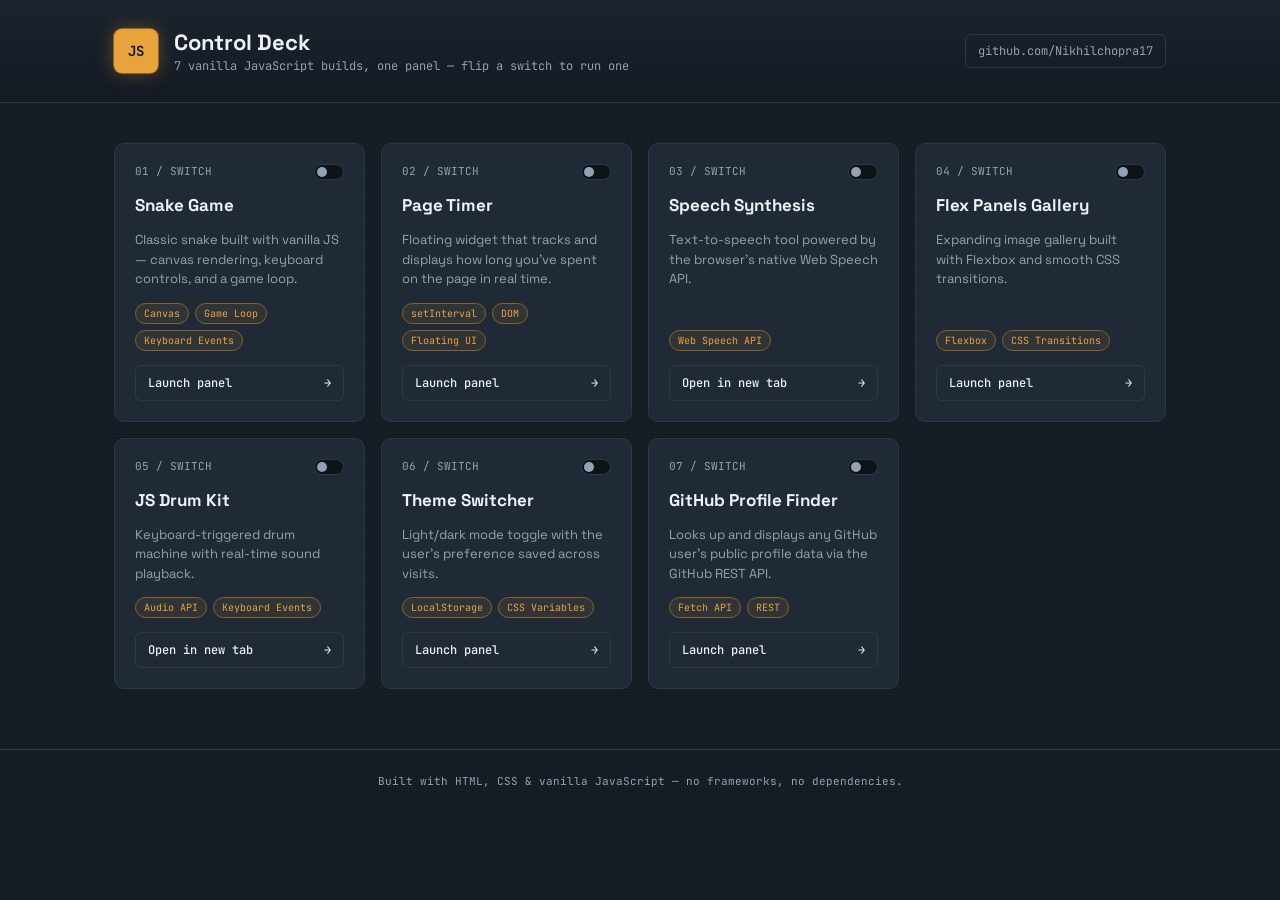
<file: index.html>
<!DOCTYPE html>
<html lang="en">
<head>
<meta charset="UTF-8">
<meta name="viewport" content="width=device-width, initial-scale=1.0">
<title>JS Control Deck — Nikhil Chopra</title>
<link rel="icon" href="favicon.png" type="image/png">
<link rel="preconnect" href="https://fonts.googleapis.com">
<link href="https://fonts.googleapis.com/css2?family=Space+Grotesk:wght@400;500;700&family=JetBrains+Mono:wght@400;500;700&display=swap" rel="stylesheet">
<link rel="stylesheet" href="style.css">
</head>
<body>

<div class="grain"></div>

<header class="deck-header">
  <div class="header-inner">
    <div class="brand">
      <span class="brand-mark">JS</span>
      <div class="brand-text">
        <h1>Control Deck</h1>
        <p>7 vanilla JavaScript builds, one panel — flip a switch to run one</p>
      </div>
    </div>
    <a class="github-link" href="https://github.com/Nikhilchopra17" target="_blank" rel="noopener">github.com/Nikhilchopra17</a>
  </div>
</header>

<main class="board" id="board">
  <!-- panels injected by script.js -->
</main>

<div class="viewer" id="viewer" aria-hidden="true">
  <div class="viewer-bar">
    <div class="viewer-label">
      <span class="viewer-led" id="viewerLed"></span>
      <span id="viewerTitle">—</span>
    </div>
    <div class="viewer-actions">
      <a id="viewerOpenTab" href="#" target="_blank" rel="noopener" class="viewer-btn">Open in tab ↗</a>
      <button id="viewerClose" class="viewer-btn viewer-close">Close ✕</button>
    </div>
  </div>
  <iframe id="viewerFrame" title="Project preview" loading="lazy"></iframe>
</div>

<footer class="deck-footer">
  <p>Built with HTML, CSS &amp; vanilla JavaScript — no frameworks, no dependencies.</p>
</footer>

<script src="script.js"></script>
</body>
</html>
</file>
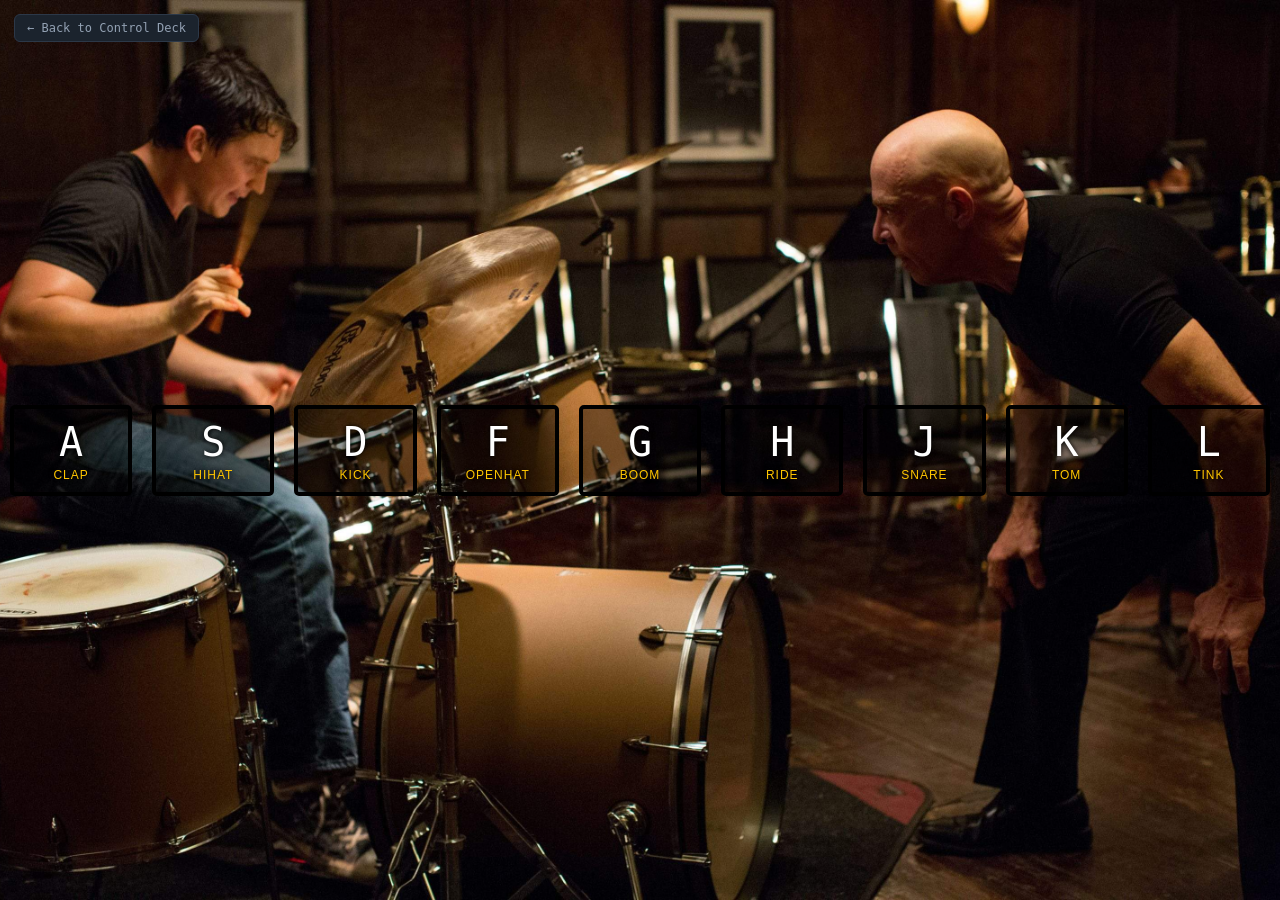
<file: projects/drum-kit/index.html>
<!DOCTYPE html>
<html lang="en">
<head>
  <meta charset="UTF-8">
  <meta name="viewport" content="width=device-width, initial-scale=1.0">
  <title>Drum Kit</title>
  <link rel="stylesheet" href="style.css">

</head>
<body>
  <a href="../../index.html" style="position:fixed; top:14px; left:14px; font-family:monospace; font-size:12px; color:#93a1b3; text-decoration:none; border:1px solid #2c3848; padding:6px 12px; border-radius:6px; background:#1b232d; z-index:999;">
  ← Back to Control Deck
</a>
  <div class="box">

    <div class="keys">
    <div data-key="65" class="key">
      <kbd>A</kbd>
      <span class="sound">clap</span>
    </div>
    <div data-key="83" class="key">
      <kbd>S</kbd>
      <span class="sound">hihat</span>
    </div>
    <div data-key="68" class="key">
      <kbd>D</kbd>
      <span class="sound">kick</span>
    </div>
    <div data-key="70" class="key">
      <kbd>F</kbd>
      <span class="sound">openhat</span>
    </div>
    <div data-key="71" class="key">
      <kbd>G</kbd>
      <span class="sound">boom</span>
    </div>
    <div data-key="72" class="key">
      <kbd>H</kbd>
      <span class="sound">ride</span>
    </div>
    <div data-key="74" class="key">
      <kbd>J</kbd>
      <span class="sound">snare</span>
    </div>
    <div data-key="75" class="key">
      <kbd>K</kbd>
      <span class="sound">tom</span>
    </div>
    <div data-key="76" class="key">
      <kbd>L</kbd>
      <span class="sound">tink</span>
    </div>
  </div>

  <audio data-key="65" src="sounds/clap.wav"></audio>
  <audio data-key="83" src="sounds/hihat.wav"></audio>
  <audio data-key="68" src="sounds/kick.wav"></audio>
  <audio data-key="70" src="sounds/openhat.wav"></audio>
  <audio data-key="71" src="sounds/boom.wav"></audio>
  <audio data-key="72" src="sounds/ride.wav"></audio>
  <audio data-key="74" src="sounds/snare.wav"></audio>
  <audio data-key="75" src="sounds/tom.wav"></audio>
  <audio data-key="76" src="sounds/tink.wav"></audio>
  </div>
  <script src="script.js"></script>
</body>
</html>
</file>
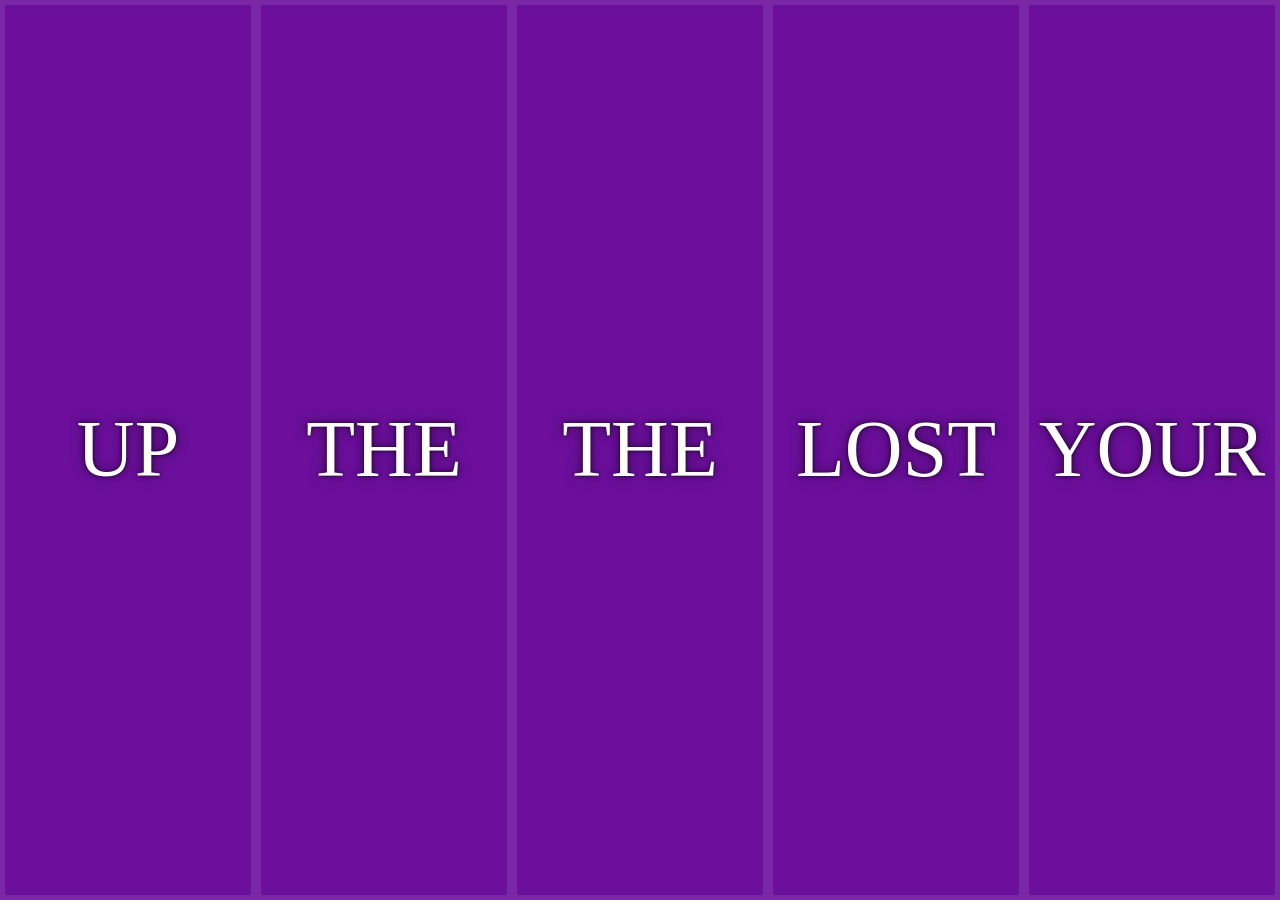
<file: projects/flex-gallery/index.html>
<!DOCTYPE html>
<html lang="en">
<head>
<meta charset="UTF-8">
<meta name="viewport" content="width=device-width, initial-scale=1.0">
<title>Flex Gallery</title>
<link rel="stylesheet" href="style.css">
</head>
<body>
  <div class="box">
    <div class="panels">
    <div class="panel panel1">
      <p>Wake</p>
      <p>Up</p>
      <p>Early</p>
    </div>
    <div class="panel panel2">
      <p>Climb</p>
      <p>The</p>
      <p>Mountain</p>
    </div>
    <div class="panel panel3">
      <p>Chase</p>
      <p>The</p>
      <p>Horizon</p>
    </div>
    <div class="panel panel4">
      <p>Get</p>
      <p>Lost</p>
      <p>Sometimes</p>
    </div>
    <div class="panel panel5">
      <p>Find</p>
      <p>Your</p>
      <p>Way Back</p>
    </div>
  </div>
  </div>
  <script src="script.js"></script>
</body>
</html>
</file>
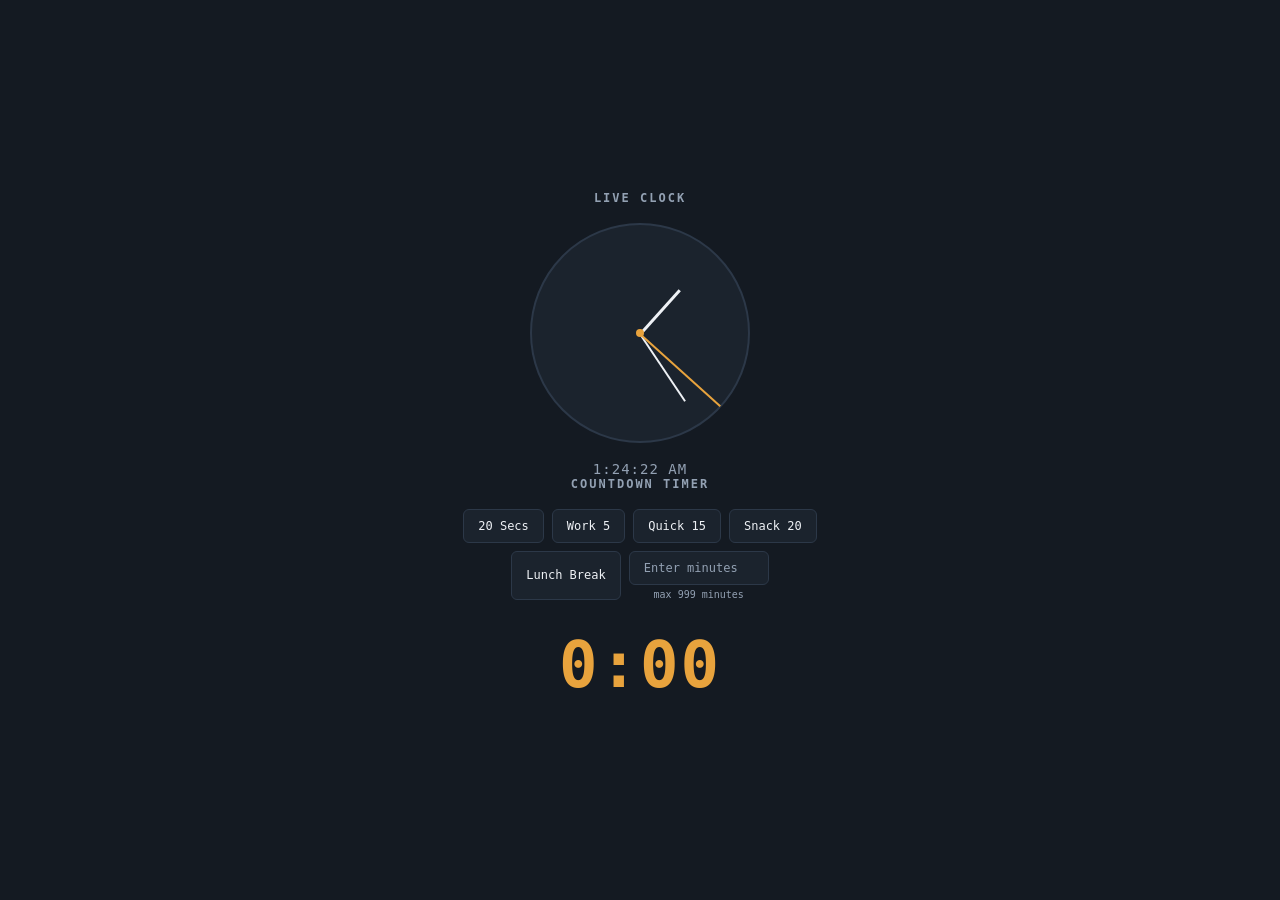
<file: projects/page-timer/index.html>
<!DOCTYPE html>
<html lang="en">
<head>
<meta charset="UTF-8">
<meta name="viewport" content="width=device-width, initial-scale=1.0">
<title>Page Timer</title>
<link rel="stylesheet" href="style.css">

</head>
<body>
  <div class="box">
<div class="clock-wrap">
  <h2 class="section-title">Live Clock</h2>
  <div class="clock">
    <div class="clock-face">
      <div class="hand hour-hand"></div>
      <div class="hand min-hand"></div>
      <div class="hand second-hand"></div>
    </div>
  </div>
  <div class="digital-time" id="digitalTime"></div>
</div>

<div class="timer-wrap">
  <h2 class="section-title">Countdown Timer</h2>
  <div class="timer__controls">
    <button data-time="20" class="timer__button">20 Secs</button>
    <button data-time="300" class="timer__button">Work 5</button>
    <button data-time="900" class="timer__button">Quick 15</button>
    <button data-time="1200" class="timer__button">Snack 20</button>
    <button data-time="3600" class="timer__button">Lunch Break</button>
    <form name="customForm" id="custom">
      <input type="number" name="minutes" placeholder="Enter minutes" min="1" max="999" step="1">
      <span class="hint">max 999 minutes</span>
    </form>
  </div>
  <div class="display">
    <h1 class="display__time-left">0:00</h1>
    <p class="display__end-time"></p>
  </div>
</div>

<div class="modal-overlay" id="modalOverlay">
  <div class="modal-box">
    <h3>Time's Up</h3>
    <p>Your countdown has finished.</p>
    <button id="modalClose">Dismiss</button>
  </div>
</div>
  </div>
</body>
<script src="script.js"></script>
</html>
</file>
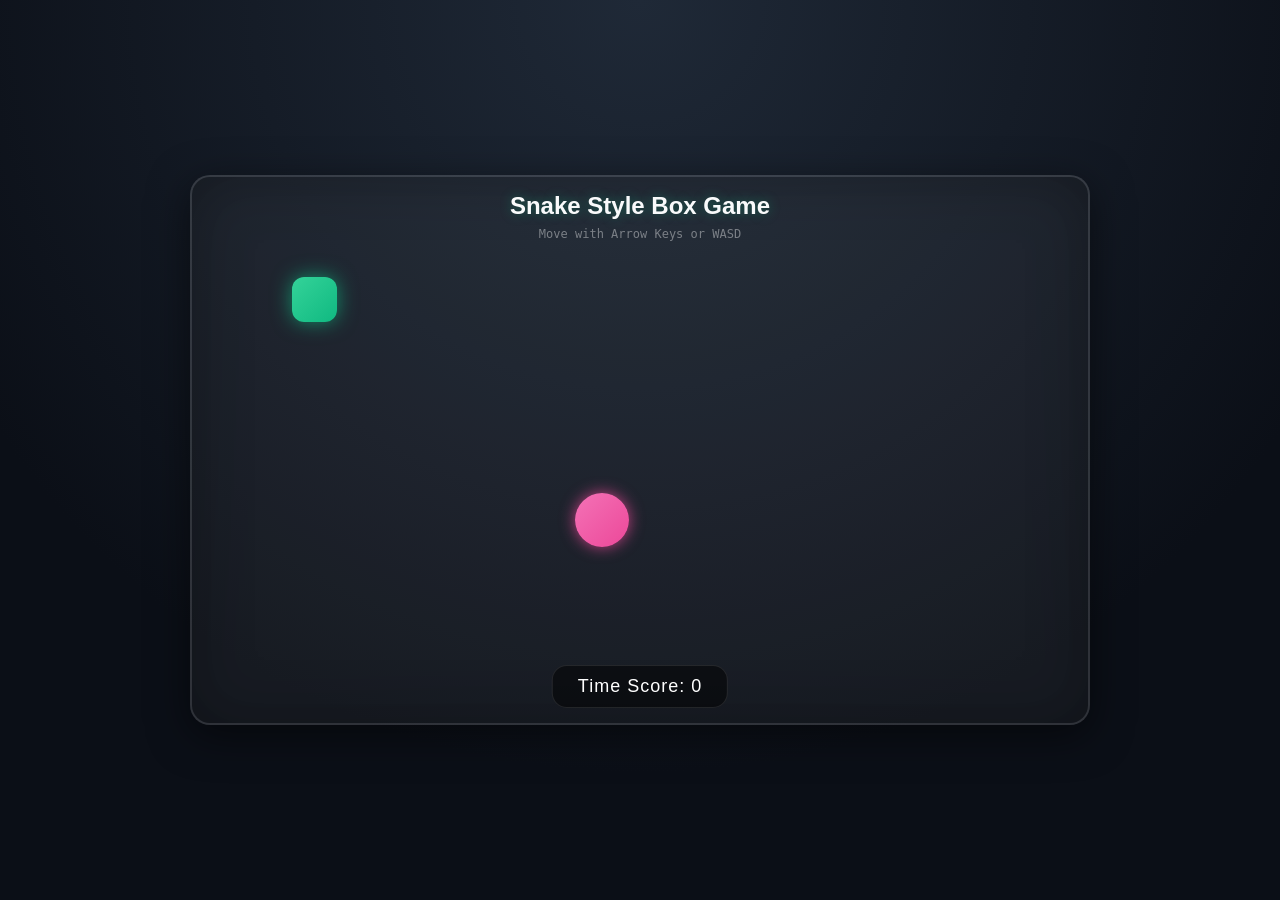
<file: projects/snake-game/index.html>
<!DOCTYPE html>
<html lang="en">
<head>
<meta charset="UTF-8">
<meta name="viewport" content="width=device-width, initial-scale=1.0">
<title>Snake Game</title>
<link rel="stylesheet" href="style.css">
</head>
<body>
  <div class="box">

    <div id="gameArea">

      <div id="title">Snake Style Box Game</div>
      <div id="hint">Move with Arrow Keys or WASD</div>

     <div id="player"></div>

     <div id="scoreBoard">Time Score: <span id="score">0</span></div>

      <div id="gameOver">
       <h1>GAME OVER</h1>
       <p>Your Score: <span id="finalScore"></span></p>
       <button id="restartBtn">Play Again</button>
      </div>
    </div>

  </div>
<script src="script.js"></script>
</body>
</html>
</file>
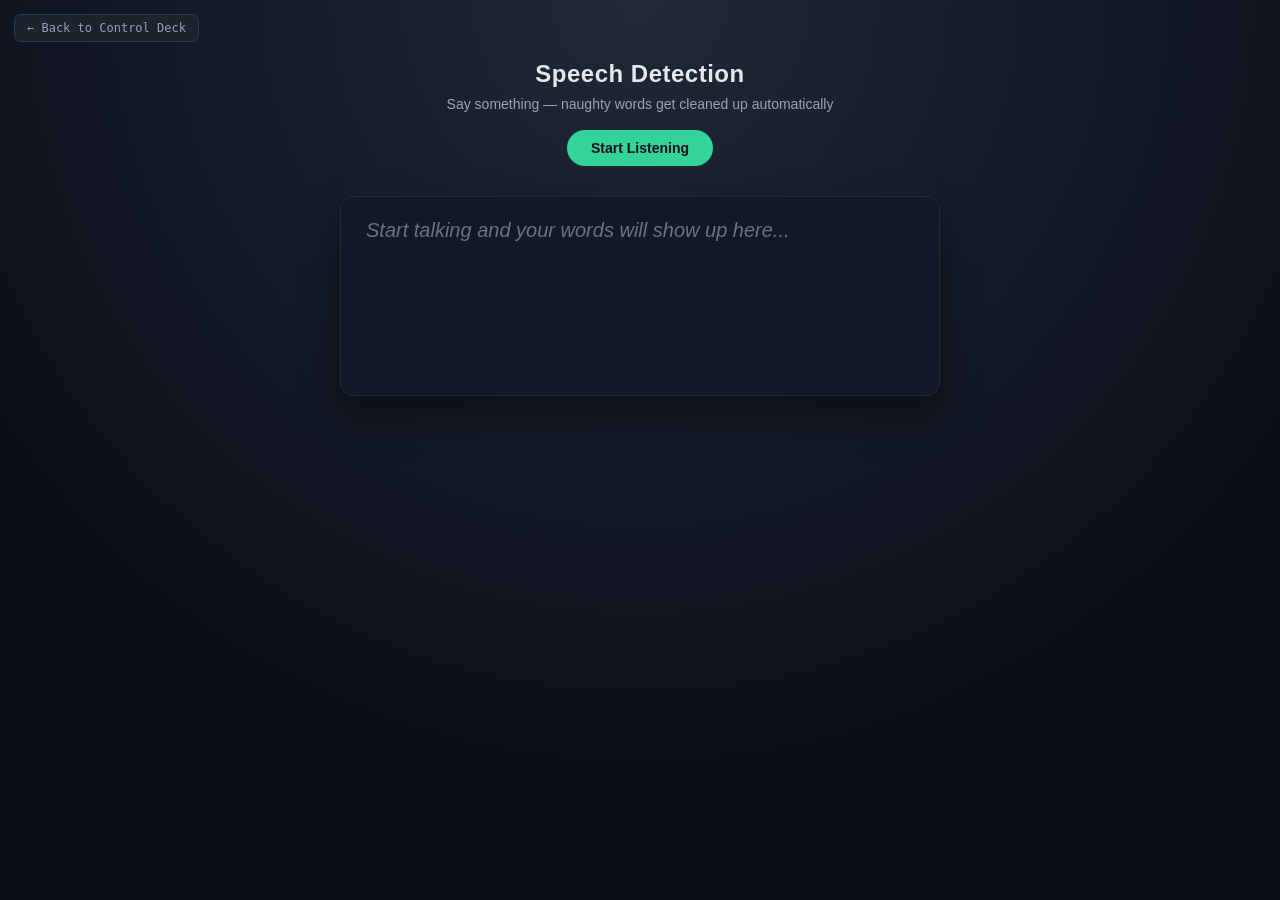
<file: projects/speech-synthesis/index.html>
<!DOCTYPE html>
<html lang="en">
<head>
  <meta charset="UTF-8">
  <meta name="viewport" content="width=device-width, initial-scale=1.0">
  <title>Speech Detection</title>
  <link rel="stylesheet" href="style.css">

</head>
<body>
<a href="../../index.html" style="position:fixed; top:14px; left:14px; font-family:monospace; font-size:12px; color:#93a1b3; text-decoration:none; border:1px solid #2c3848; padding:6px 12px; border-radius:6px; background:#1b232d; z-index:999;">
  ← Back to Control Deck
</a>
  <header>
    <h1>Speech Detection</h1>
    <p>Say something — naughty words get cleaned up automatically</p>
    <button id="toggleBtn">Start Listening</button>
  </header>

  <div class="words" contenteditable></div>

<script src="script.js"></script>
</body>
</html>
</file>
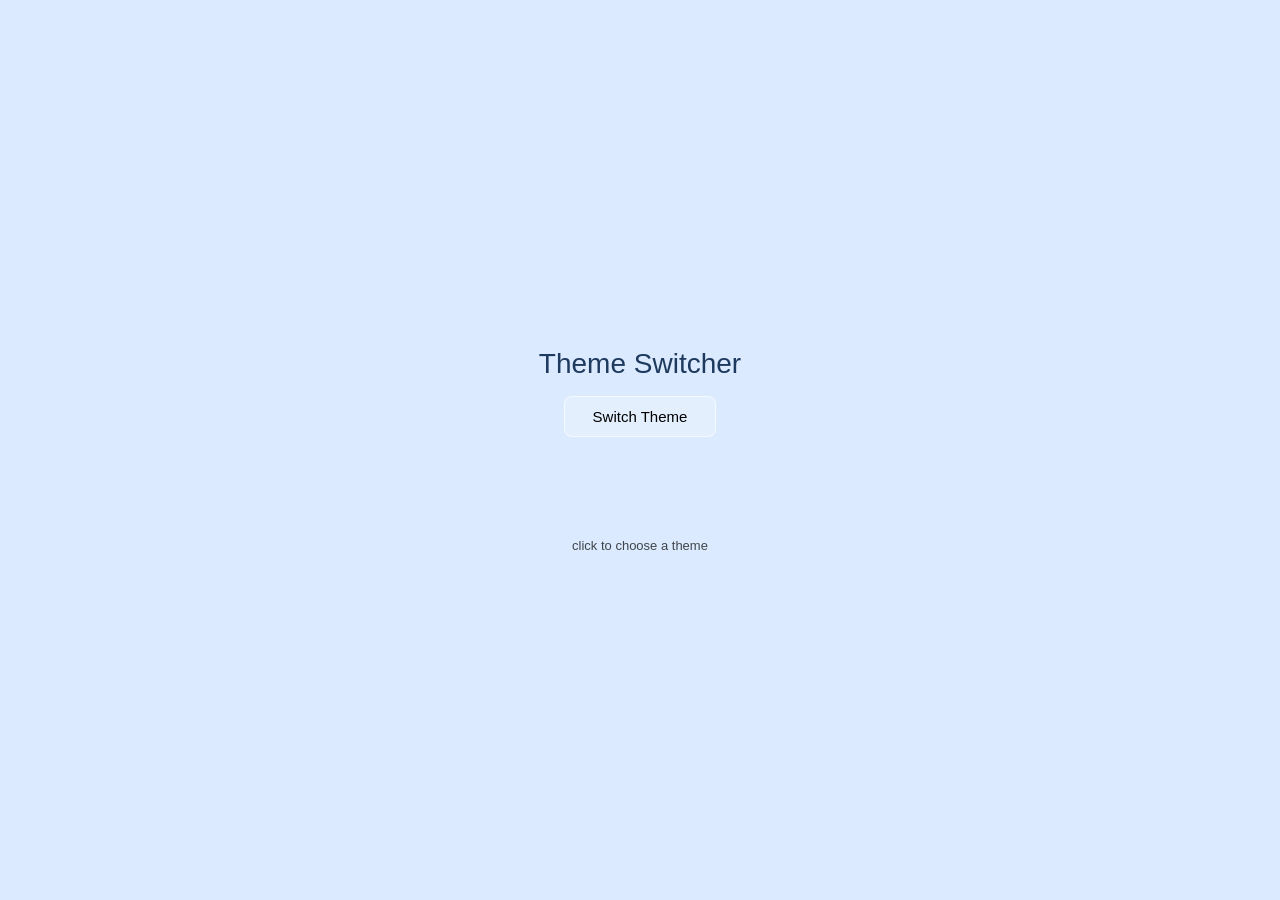
<file: projects/theme-switcher/index.html>
<!DOCTYPE html>
<html lang="en">
<head>
<meta charset="UTF-8">
<meta name="viewport" content="width=device-width, initial-scale=1.0">
<title>Theme Switcher</title>
<link rel="stylesheet" href="style.css">

</head>
<body>
  <div class="box">
    <div class="scene" id="scene">
  <div id="sky-dark" class="layer"></div>
  <div id="sky-warm" class="layer"></div>
  <div id="sky-nature" class="layer"></div>

  <div id="moon"></div>
  <div id="sun"></div>
  <div id="flowers-layer">
    <div class="flower-row" style="bottom:0px; opacity:0.3; font-size:22px;">
      <span class="flower">🌸</span><span class="flower">🌼</span><span class="flower">🌷</span>
      <span class="flower">🌻</span><span class="flower">🌺</span><span class="flower">🌸</span>
      <span class="flower">🌼</span><span class="flower">🌷</span>
    </div>
    <div class="flower-row" style="bottom:15px; opacity:0.22; font-size:18px;">
      <span class="flower">🌼</span><span class="flower">🌷</span><span class="flower">🌸</span>
      <span class="flower">🌺</span><span class="flower">🌻</span><span class="flower">🌼</span>
      <span class="flower">🌸</span>
    </div>
    <div class="flower-row" style="bottom:30px; opacity:0.15; font-size:15px;">
      <span class="flower">🌷</span><span class="flower">🌸</span><span class="flower">🌼</span>
      <span class="flower">🌺</span><span class="flower">🌻</span>
    </div>
  </div>
  <div id="grasses"></div>
  <div class="cloud" id="cloud1"></div>
  <div class="cloud" id="cloud2"></div>

  <div class="ui">
    <h1 id="title">Theme Switcher</h1>
    <button id="mainBtn" onclick="toggleOpts()">Switch Theme</button>
    <div class="opts" id="opts">
      <button class="tbtn" style="background:#1a2e4a;color:#c5d8f0;" onclick="applyTheme('dark')">
        <span style="font-size:20px;">🌙</span> Dark
      </button>
      <button class="tbtn" style="background:#ffe082;color:#7a5000;" onclick="applyTheme('warm')">
        <span style="font-size:20px;">☀️</span> Warm
      </button>
      <button class="tbtn" style="background:#a5d6a7;color:#1b4a1e;" onclick="applyTheme('nature')">
        <span style="font-size:20px;">🌿</span> Nature
      </button>
    </div>
    <p id="label">click to choose a theme</p>
  </div>
</div>
  </div>
</body>
<script src="script.js"></script>
</html>
</file>
<file: style.css>
:root{
  --bg: #141a22;
  --bg-raised: #1b232d;
  --panel: #202a36;
  --panel-edge: #2c3848;
  --amber: #e8a33d;
  --amber-dim: #8a6326;
  --green-led: #6fcf97;
  --ink: #eef1f5;
  --ink-dim: #93a1b3;
  --mono: 'JetBrains Mono', monospace;
  --display: 'Space Grotesk', sans-serif;
}

*{box-sizing:border-box; margin:0; padding:0;}

body{
  background: var(--bg);
  color: var(--ink);
  font-family: var(--display);
  min-height:100vh;
  position:relative;
  overflow-x:hidden;
}

.grain{
  position:fixed; inset:0; pointer-events:none; z-index:0;
  background-image: radial-gradient(circle at 1px 1px, rgba(255,255,255,0.025) 1px, transparent 0);
  background-size: 3px 3px;
}

/* ---------- Header ---------- */
.deck-header{
  border-bottom: 1px solid var(--panel-edge);
  background: linear-gradient(180deg, var(--bg-raised), var(--bg));
  position: relative; z-index: 1;
}
.header-inner{
  max-width: 1100px; margin: 0 auto;
  padding: 28px 24px;
  display:flex; align-items:center; justify-content:space-between;
  flex-wrap: wrap; gap: 16px;
}
.brand{ display:flex; align-items:center; gap:16px; }
.brand-mark{
  font-family: var(--mono); font-weight:700; font-size: 14px;
  color: var(--bg);
  background: var(--amber);
  width:44px; height:44px;
  display:flex; align-items:center; justify-content:center;
  border-radius:8px;
  box-shadow: 0 0 0 1px var(--amber-dim), 0 0 18px rgba(232,163,61,0.35);
}
.brand-text h1{
  font-size: 22px; font-weight:700; letter-spacing: -0.01em;
}
.brand-text p{
  font-family: var(--mono); font-size: 12px; color: var(--ink-dim); margin-top:2px;
}
.github-link{
  font-family: var(--mono); font-size: 12px; color: var(--ink-dim);
  text-decoration:none; border:1px solid var(--panel-edge);
  padding: 8px 12px; border-radius: 6px;
  transition: border-color .15s, color .15s;
}
.github-link:hover{ color: var(--amber); border-color: var(--amber-dim); }

/* ---------- Board / Panels ---------- */
.board{
  max-width: 1100px; margin: 0 auto;
  padding: 40px 24px 60px;
  display:grid;
  grid-template-columns: repeat(auto-fill, minmax(240px, 1fr));
  gap: 16px;
  position: relative; z-index:1;
}

.panel{
  background: var(--panel);
  border: 1px solid var(--panel-edge);
  border-radius: 10px;
  padding: 20px;
  display:flex; flex-direction:column; gap: 14px;
  position: relative;
  cursor:pointer;
  transition: transform .15s ease, border-color .15s ease, box-shadow .15s ease;
}
.panel:hover{
  transform: translateY(-2px);
  border-color: var(--amber-dim);
  box-shadow: 0 8px 24px rgba(0,0,0,0.35);
}
.panel:focus-visible{
  outline: 2px solid var(--amber);
  outline-offset: 2px;
}

.panel-top{
  display:flex; align-items:flex-start; justify-content:space-between;
}
.panel-index{
  font-family: var(--mono); font-size: 11px; color: var(--ink-dim);
}
.switch{
  width: 30px; height: 16px;
  background: #0e1318;
  border-radius: 999px;
  border: 1px solid var(--panel-edge);
  position: relative;
  flex-shrink:0;
}
.switch::after{
  content:'';
  position:absolute; top:2px; left:2px;
  width:10px; height:10px; border-radius:50%;
  background: var(--ink-dim);
  transition: transform .2s ease, background .2s ease;
}
.panel.active .switch::after{
  background: var(--green-led);
  transform: translateX(14px);
  box-shadow: 0 0 8px rgba(111,207,151,0.7);
}

.panel-title{
  font-size: 17px; font-weight: 700;
}
.panel-desc{
  font-size: 13px; color: var(--ink-dim); line-height:1.5; flex-grow:1;
}
.panel-tags{
  display:flex; flex-wrap:wrap; gap:6px;
}
.tag{
  font-family: var(--mono); font-size: 10px; color: var(--amber);
  background: rgba(232,163,61,0.08);
  border: 1px solid var(--amber-dim);
  padding: 3px 8px; border-radius: 999px;
}
.panel-launch{
  font-family: var(--mono); font-size: 12px; font-weight:500;
  color: var(--ink); background: transparent;
  border: 1px solid var(--panel-edge);
  border-radius: 6px; padding: 9px 12px;
  text-align:left;
  display:flex; align-items:center; justify-content:space-between;
  transition: border-color .15s, color .15s, background .15s;
}
.panel:hover .panel-launch{
  border-color: var(--amber);
  color: var(--amber);
}

/* ---------- Viewer (modal) ---------- */
.viewer{
  position: fixed; inset: 0;
  background: rgba(10,13,17,0.88);
  backdrop-filter: blur(2px);
  display:flex; flex-direction:column;
  z-index: 50;
  opacity:0; pointer-events:none;
  transition: opacity .18s ease;
}
.viewer.open{ opacity:1; pointer-events:auto; }

.viewer-bar{
  display:flex; align-items:center; justify-content:space-between;
  padding: 14px 20px;
  background: var(--bg-raised);
  border-bottom: 1px solid var(--panel-edge);
}
.viewer-label{
  display:flex; align-items:center; gap:10px;
  font-family: var(--mono); font-size: 13px; color: var(--ink);
}
.viewer-led{
  width:8px; height:8px; border-radius:50%;
  background: var(--green-led);
  box-shadow: 0 0 8px rgba(111,207,151,0.8);
}
.viewer-actions{ display:flex; gap:10px; }
.viewer-btn{
  font-family: var(--mono); font-size: 12px;
  color: var(--ink-dim); background: transparent;
  border: 1px solid var(--panel-edge);
  border-radius: 6px; padding: 7px 12px;
  cursor:pointer; text-decoration:none;
  transition: color .15s, border-color .15s;
}
.viewer-btn:hover{ color: var(--amber); border-color: var(--amber-dim); }
.viewer-close:hover{ color: #e8694a; border-color: #6b3528; }

#viewerFrame{
  flex-grow:1; width:100%; border:0; background: #fff;
}

/* ---------- Footer ---------- */
.deck-footer{
  border-top: 1px solid var(--panel-edge);
  padding: 24px;
  text-align:center;
}
.deck-footer p{
  font-family: var(--mono); font-size: 11px; color: var(--ink-dim);
}

/* ---------- Reduced motion ---------- */
@media (prefers-reduced-motion: reduce){
  .panel, .switch::after, .viewer{ transition: none; }
}

/* ---------- Mobile ---------- */
@media (max-width: 480px){
  .header-inner{ padding: 22px 18px; }
  .board{ padding: 28px 18px 48px; grid-template-columns: 1fr; }
  .viewer-bar{ padding: 12px 14px; }
  .viewer-label span#viewerTitle{ max-width: 140px; overflow:hidden; text-overflow:ellipsis; white-space:nowrap; }
}
</file>
<file: projects/drum-kit/style.css>
html {
  font-size: 10px;
  background: url('./background.jpg') bottom center;
  background-size: cover;
}

body,html {
  margin: 0;
  padding: 0;
  font-family: sans-serif;
}

.keys {
  display: flex;
  min-height: 100vh;
  align-items: center;
  justify-content: center;
}

.key {
  flex: 1;
  border: .4rem solid black;
  border-radius: .5rem;
  margin: 1rem;
  font-size: 1.5rem;
  padding: 1rem .5rem;
  transition: all .07s ease;
  width: 10rem;
  text-align: center;
  color: white;
  background: rgba(0,0,0,0.4);
  text-shadow: 0 0 .5rem black;
}

.playing {
  transform: scale(1.1);
  border-color: #ffc600;
  box-shadow: 0 0 1rem #ffc600;
}

kbd {
  display: block;
  font-size: 4rem;
}

.sound {
  font-size: 1.2rem;
  text-transform: uppercase;
  letter-spacing: .1rem;
  color: #ffc600;
}
</file>
<file: projects/flex-gallery/style.css>
html {
      box-sizing: border-box;
      background: #ffc600;
      font-family: 'helvetica neue';
      font-size: 20px;
      font-weight: 200;
    }

    body {
      margin: 0;
    }

    *, *:before, *:after {
      box-sizing: inherit;
    }

    .panels {
      min-height: 100vh;
      overflow: hidden;
      display: flex;
    }

    .panel {
      background: #6B0F9C;
      box-shadow: inset 0 0 0 5px rgba(255,255,255,0.1);
      color: white;
      text-align: center;
      align-items: center;
      transition:
        font-size 0.7s cubic-bezier(0.61,-0.19, 0.7,-0.11),
        flex 0.7s cubic-bezier(0.61,-0.19, 0.7,-0.11),
        background 0.2s;
      font-size: 20px;
      background-size: cover;
      background-position: center;
      flex: 1;
      justify-content: center;
      display: flex;
      flex-direction: column;
    }

    .panel1 { background-image: url(https://picsum.photos/seed/sunrise/1200/1200); }
    .panel2 { background-image: url(https://picsum.photos/seed/mountain/1200/1200); }
    .panel3 { background-image: url(https://picsum.photos/seed/horizon/1200/1200); }
    .panel4 { background-image: url(https://picsum.photos/seed/forest/1200/1200); }
    .panel5 { background-image: url(https://picsum.photos/seed/trail/1200/1200); }

    /* the text inside each panel */
    .panel > * {
      margin: 0;
      width: 100%;
      transition: transform 0.5s;
      flex: 1 0 auto;
      display: flex;
      justify-content: center;
      align-items: center;
    }

    .panel > *:first-child { transform: translateY(-100%); }
    .panel.open-active > *:first-child { transform: translateY(0); }
    .panel > *:last-child { transform: translateY(100%); }
    .panel.open-active > *:last-child { transform: translateY(0); }

    .panel p {
      text-transform: uppercase;
      font-family: 'Amatic SC', cursive;
      text-shadow: 0 0 4px rgba(0, 0, 0, 0.72), 0 0 14px rgba(0, 0, 0, 0.45);
      font-size: 2em;
    }

    .panel p:nth-child(2) {
      font-size: 4em;
    }

    .panel.open {
      flex: 5;
      font-size: 40px;
    }

    @media only screen and (max-width: 600px) {
      .panel p {
        font-size: 1em;
      }
    }
</file>
<file: projects/page-timer/style.css>
:root{
    --bg: #141a22;
    --panel: #1b232d;
    --edge: #2c3848;
    --amber: #e8a33d;
    --ink: #eef1f5;
    --ink-dim: #93a1b3;
  }

  *{ box-sizing:border-box; margin:0; padding:0; }

  body{
    background: var(--bg);
    color: var(--ink);
    font-family: 'JetBrains Mono', monospace;
    min-height: 100vh;
    display: flex;
    flex-direction: column;
    align-items: center;
    justify-content: center;
    gap: 48px;
    padding: 40px 20px;
  }

  .back-link {
    position: fixed;
    top: 14px;
    left: 14px;
    font-size: 12px;
    color: var(--ink-dim);
    text-decoration: none;
    border: 1px solid var(--edge);
    padding: 6px 12px;
    border-radius: 6px;
    background: var(--panel);
    transition: color .15s, border-color .15s;
  }
  .back-link:hover{ color: var(--amber); border-color: var(--amber); }

  h2.section-title{
    font-size: 12px;
    letter-spacing: 2px;
    text-transform: uppercase;
    color: var(--ink-dim);
    margin-bottom: 18px;
    text-align: center;
  }

  /* ---------- Clock ---------- */
  .clock-wrap{ display:flex; flex-direction:column; align-items:center; }

  .clock {
    width: 220px;
    height: 220px;
    border: 2px solid var(--edge);
    border-radius: 50%;
    position: relative;
    background: var(--panel);
  }

  .clock::before{
    content:'';
    position:absolute; top:50%; left:50%;
    width:8px; height:8px; border-radius:50%;
    background: var(--amber);
    transform: translate(-50%,-50%);
    z-index: 5;
  }

  .clock-face{
    position: relative;
    width: 100%;
    height: 100%;
  }

  .hand{
    width: 50%;
    height: 2px;
    background: var(--ink);
    position: absolute;
    top: 50%;
    transform-origin: 100%;
    transform: rotate(90deg);
    transition: transform 0.05s cubic-bezier(0.1, 2.7, 0.58, 1);
  }

  .hour-hand{ height: 3px; background: var(--ink); transform: rotate(90deg) scaleX(0.55); }
  .min-hand{ height: 2px; transform: rotate(90deg) scaleX(0.75); }
  .second-hand{ background: var(--amber); }

  .digital-time{
    margin-top: 18px;
    font-size: 14px;
    color: var(--ink-dim);
    letter-spacing: 1px;
  }

  /* ---------- Countdown Timer ---------- */
  .timer-wrap{
    display:flex; flex-direction:column; align-items:center;
    width: 100%; max-width: 420px;
  }

  .timer__controls{
    display:flex; flex-wrap:wrap; gap: 8px;
    justify-content:center;
    margin-bottom: 28px;
  }

  .timer__button{
    font-family: inherit;
    font-size: 12px;
    color: var(--ink);
    background: var(--panel);
    border: 1px solid var(--edge);
    padding: 9px 14px;
    border-radius: 6px;
    cursor: pointer;
    transition: border-color .15s, color .15s;
  }
  .timer__button:hover{ border-color: var(--amber); color: var(--amber); }

  #custom{ display:flex; flex-direction: column; align-items: center; gap: 4px; }
  #custom input{
    font-family: inherit;
    font-size: 12px;
    color: var(--ink);
    background: var(--panel);
    border: 1px solid var(--edge);
    padding: 9px 14px;
    border-radius: 6px;
    width: 140px;
    outline: none;
  }
  #custom input::placeholder{ color: var(--ink-dim); }
  #custom input:focus{ border-color: var(--amber); }
  #custom .hint{
    font-size: 10px;
    color: var(--ink-dim);
  }

  .display{ text-align:center; }
  .display__time-left{
    font-size: 64px;
    font-weight: 700;
    color: var(--amber);
    letter-spacing: 2px;
  }
  .display__end-time{
    font-size: 12px;
    color: var(--ink-dim);
    margin-top: 8px;
  }

  /* ---------- Completion Modal ---------- */
  .modal-overlay{
    position: fixed;
    inset: 0;
    background: rgba(10, 13, 18, 0.75);
    display: none;
    align-items: center;
    justify-content: center;
    z-index: 100;
    animation: fadeIn .2s ease;
  }
  .modal-overlay.active{ display: flex; }

  @keyframes fadeIn{ from{ opacity:0; } to{ opacity:1; } }

  .modal-box{
    background: var(--panel);
    border: 1px solid var(--amber);
    border-radius: 10px;
    padding: 36px 40px;
    text-align: center;
    max-width: 320px;
    box-shadow: 0 0 40px rgba(232, 163, 61, 0.25);
    animation: popIn .25s cubic-bezier(0.34, 1.56, 0.64, 1);
  }

  @keyframes popIn{
    from{ transform: scale(0.85); opacity: 0; }
    to{ transform: scale(1); opacity: 1; }
  }

  .modal-box h3{
    font-size: 18px;
    letter-spacing: 1px;
    color: var(--amber);
    margin-bottom: 10px;
  }

  .modal-box p{
    font-size: 12px;
    color: var(--ink-dim);
    margin-bottom: 22px;
  }

  .modal-box button{
    font-family: inherit;
    font-size: 12px;
    color: var(--bg);
    background: var(--amber);
    border: none;
    padding: 10px 22px;
    border-radius: 6px;
    cursor: pointer;
  }
</file>
<file: projects/snake-game/style.css>
* { margin: 0; padding: 0; box-sizing: border-box; }

  body {
    height: 100vh;
    overflow: hidden;
    font-family: 'Segoe UI', Arial, sans-serif;
    background: radial-gradient(circle at top, #1f2937, #0b0f17 70%);
    display: flex;
    justify-content: center;
    align-items: center;
    color: white;
  }

  .back-link {
    position: fixed;
    top: 14px;
    left: 14px;
    font-family: monospace;
    font-size: 12px;
    color: #93a1b3;
    text-decoration: none;
    border: 1px solid #2c3848;
    padding: 6px 12px;
    border-radius: 6px;
    background: #1b232d;
    z-index: 999;
    transition: color .15s, border-color .15s;
  }
  .back-link:hover { color: #e8a33d; border-color: #8a6326; }

  #gameArea {
    width: 900px;
    height: 550px;
    max-width: 95vw;
    max-height: 80vh;
    background: rgba(255,255,255,0.05);
    border: 2px solid rgba(255,255,255,0.1);
    border-radius: 20px;
    position: relative;
    overflow: hidden;
    box-shadow: 0 10px 40px rgba(0,0,0,0.5), inset 0 0 60px rgba(0,0,0,0.3);
  }

  #player {
    width: 45px;
    height: 45px;
    background: linear-gradient(135deg, #34d399, #10b981);
    border-radius: 12px;
    position: absolute;
    left: 100px;
    top: 100px;
    box-shadow: 0 0 20px rgba(16,185,129,0.7);
    transition: width .15s ease, height .15s ease;
    will-change: left, top;
  }

  .food {
    position: absolute;
    border-radius: 50%;
    background: linear-gradient(135deg, #f472b6, #ec4899);
    box-shadow: 0 0 15px rgba(236,72,153,0.8);
  }

  #scoreBoard {
    position: absolute;
    bottom: 15px;
    left: 50%;
    transform: translateX(-50%);
    background: rgba(0,0,0,0.5);
    padding: 10px 25px;
    border-radius: 15px;
    font-size: 18px;
    letter-spacing: 1px;
    border: 1px solid rgba(255,255,255,0.1);
  }

  #title {
    position: absolute;
    top: 15px;
    left: 50%;
    transform: translateX(-50%);
    font-size: 24px;
    font-weight: 700;
    color: #f9fafb;
    text-shadow: 0 0 12px rgba(16,185,129,0.4);
  }

  #hint {
    position: absolute;
    top: 50px;
    left: 50%;
    transform: translateX(-50%);
    font-size: 12px;
    color: rgba(255,255,255,0.4);
    font-family: monospace;
  }

  #gameOver {
    position: absolute;
    top: 50%;
    left: 50%;
    transform: translate(-50%, -50%);
    background: rgba(0,0,0,0.85);
    padding: 30px 50px;
    border-radius: 20px;
    text-align: center;
    display: none;
    border: 2px solid #ef4444;
    box-shadow: 0 0 30px rgba(239,68,68,0.6);
  }

  #gameOver h1 {
    color: #ef4444;
    margin-bottom: 10px;
    font-size: 38px;
    letter-spacing: 2px;
  }

  #gameOver p { font-size: 20px; margin-bottom: 20px; }

  #gameOver.win {
    border-color: #facc15;
    box-shadow: 0 0 40px rgba(250,204,21,0.6);
  }

  #gameOver.win h1 {
    color: #facc15;
    text-shadow: 0 0 20px rgba(250,204,21,0.6);
  }

  #restartBtn {
    padding: 10px 24px;
    border: none;
    border-radius: 10px;
    background: #10b981;
    color: white;
    cursor: pointer;
    font-size: 16px;
    font-weight: 600;
    transition: 0.2s;
  }
  #restartBtn:hover { transform: scale(1.05); background: #059669; }

  #scoreBoard.near-win {
    color: #facc15;
    border-color: rgba(250,204,21,0.4);
  }
</file>
<file: projects/speech-synthesis/style.css>
* {
      box-sizing: border-box;
    }

    html {
      font-size: 10px;
    }

    body {
      margin: 0;
      min-height: 100vh;
      background: radial-gradient(circle at top, #1f2937, #0b0f19 70%);
      font-family: 'Segoe UI', 'Helvetica Neue', sans-serif;
      font-weight: 300;
      display: flex;
      flex-direction: column;
      align-items: center;
      padding: 60px 20px;
      color: #e5e7eb;
    }

    header {
      text-align: center;
      margin-bottom: 30px;
    }

    header h1 {
      font-size: 2.4rem;
      font-weight: 600;
      margin: 0 0 8px;
      letter-spacing: 0.5px;
    }

    header p {
      font-size: 1.4rem;
      color: #9ca3af;
      margin: 0;
    }

    #toggleBtn {
      margin-top: 18px;
      padding: 10px 24px;
      font-size: 1.4rem;
      font-weight: 600;
      border: none;
      border-radius: 999px;
      cursor: pointer;
      background: #34d399;
      color: #0b0f19;
      transition: background 0.2s ease, transform 0.1s ease;
    }

    #toggleBtn:hover {
      background: #6ee7b7;
    }

    #toggleBtn:active {
      transform: scale(0.97);
    }

    #toggleBtn.listening {
      background: #f87171;
    }

    #toggleBtn.listening:hover {
      background: #fca5a5;
    }

    .words {
      width: 100%;
      max-width: 600px;
      background: #111827;
      border: 1px solid #1f2937;
      border-radius: 14px;
      box-shadow: 0 20px 40px rgba(0, 0, 0, 0.4);
      padding: 2rem 2.5rem;
      line-height: 2.6rem;
      font-size: 2rem;
      min-height: 200px;
    }

    .words p {
      margin: 0 0 1.2rem;
      padding-bottom: 1.2rem;
      border-bottom: 1px solid #1f2937;
    }

    .words p:last-child {
      border-bottom: none;
      margin-bottom: 0;
      padding-bottom: 0;
    }

    .words:empty::before {
      content: 'Start talking and your words will show up here...';
      color: #6b7280;
      font-style: italic;
    }
</file>
<file: projects/theme-switcher/style.css>
* { margin:0; padding:0; box-sizing:border-box; }

    body {
      font-family: Arial, sans-serif;
      background: #dbeafe;
    }

    .scene {
      position: relative;
      width: 100%;
      min-height: 100vh;
      display: flex;
      flex-direction: column;
      align-items: center;
      justify-content: center;
      gap: 20px;
      overflow: hidden;
      transition: background 1s ease;
      background: #dbeafe;
    }

    .ui {
      position: relative;
      z-index: 10;
      display: flex;
      flex-direction: column;
      align-items: center;
      gap: 16px;
    }

    h1 {
      font-size: 28px;
      font-weight: 500;
      transition: color 0.6s;
      color: #1e3a5f;
    }

    #mainBtn {
      padding: 11px 28px;
      font-size: 15px;
      border-radius: 8px;
      border: 1.5px solid rgba(255,255,255,0.6);
      background: rgba(255,255,255,0.25);
      color: inherit;
      cursor: pointer;
      transition: transform 0.15s, background 0.3s;
      font-family: inherit;
    }

    #mainBtn:hover { transform: scale(1.05); background: rgba(255,255,255,0.4); }

    .opts {
      display: flex;
      gap: 12px;
      flex-wrap: wrap;
      justify-content: center;
      opacity: 0;
      transform: translateY(10px);
      transition: opacity 0.3s, transform 0.3s;
      pointer-events: none;
    }

    .opts.show { opacity: 1; transform: translateY(0); pointer-events: all; }

    .tbtn {
      padding: 12px 20px;
      border: none;
      border-radius: 12px;
      cursor: pointer;
      font-size: 13px;
      font-weight: 500;
      display: flex;
      flex-direction: column;
      align-items: center;
      gap: 6px;
      min-width: 80px;
      transition: transform 0.2s;
      font-family: inherit;
    }

    .tbtn:hover { transform: scale(1.08); }

    #label { font-size: 13px; opacity: 0.7; transition: color 0.6s; }

    /* background layers, one per theme */
    .layer {
      position: absolute;
      width: 100%; height: 100%;
      top: 0; left: 0;
      pointer-events: none;
      transition: opacity 1s ease;
      opacity: 0;
    }

    /* ---------- DARK THEME ---------- */
    #sky-dark { background: #0a1520; }

    .star {
      position: absolute;
      width: 2px;
      height: 2px;
      border-radius: 50%;
      background: white;
      animation: twinkle 2s infinite alternate;
    }

    @keyframes twinkle { from { opacity: 0.2; } to { opacity: 1; } }

    #moon {
      position: absolute;
      width: 55px; height: 55px;
      border-radius: 50%;
      background: #fffde7;
      top: 40px; right: 80px;
      box-shadow: 0 0 25px #fffde755;
      opacity: 0;
      transition: opacity 1s;
      z-index: 3;
    }

    /* ---------- WARM THEME ---------- */
    #sky-warm { background: #fff8e1; }

    #sun {
      position: absolute;
      width: 65px; height: 65px;
      border-radius: 50%;
      background: #FFD700;
      top: 30px; left: 50%;
      transform: translateX(-50%);
      box-shadow: 0 0 35px #FFD70077;
      opacity: 0;
      transition: opacity 1s;
      z-index: 3;
    }

    #flowers-layer {
      position: absolute;
      bottom: 0; left: 0;
      width: 100%; height: 90px;
      opacity: 0;
      transition: opacity 1s;
      z-index: 4;
    }

    .flower-row {
      position: absolute;
      bottom: 0;
      left: 0;
      width: 100%;
      display: flex;
      justify-content: space-between;
    }

    .flower {
      animation: sway 2.5s ease-in-out infinite;
    }

    .flower:nth-child(even) { animation-delay: 0.4s; }
    .flower:nth-child(3n) { animation-delay: 0.8s; }

    @keyframes sway {
      0%, 100% { transform: rotate(-5deg); }
      50% { transform: rotate(5deg); }
    }

    /* ---------- NATURE THEME ---------- */
    #sky-nature { background: #e0f7f4; }

    #grasses {
      position: absolute;
      bottom: 0; left: 0;
      width: 100%; height: 60px;
      opacity: 0;
      transition: opacity 1s;
      z-index: 4;
    }

    .blade {
      position: absolute;
      bottom: 0;
      width: 4px;
      background: #43a047;
      border-radius: 3px 3px 0 0;
      transform-origin: bottom center;
      animation: breeze 2s ease-in-out infinite;
    }

    @keyframes breeze {
      0%, 100% { transform: rotate(-6deg); }
      50% { transform: rotate(6deg); }
    }

    .cloud {
      position: absolute;
      width: 80px;
      height: 30px;
      background: #ffffff;
      border-radius: 30px;
      opacity: 0;
      transition: opacity 1s;
      z-index: 3;
    }

    .cloud::before, .cloud::after {
      content: "";
      position: absolute;
      background: #ffffff;
      border-radius: 50%;
    }

    .cloud::before { width: 36px; height: 36px; top: -14px; left: 10px; }
    .cloud::after { width: 28px; height: 28px; top: -10px; right: 12px; }

    #cloud1 { top: 60px; left: 15%; animation: drift 12s linear infinite; }
    #cloud2 { top: 100px; left: 60%; animation: drift 16s linear infinite reverse; }

    @keyframes drift {
      0% { transform: translateX(0); }
      50% { transform: translateX(40px); }
      100% { transform: translateX(0); }
    }
</file>
